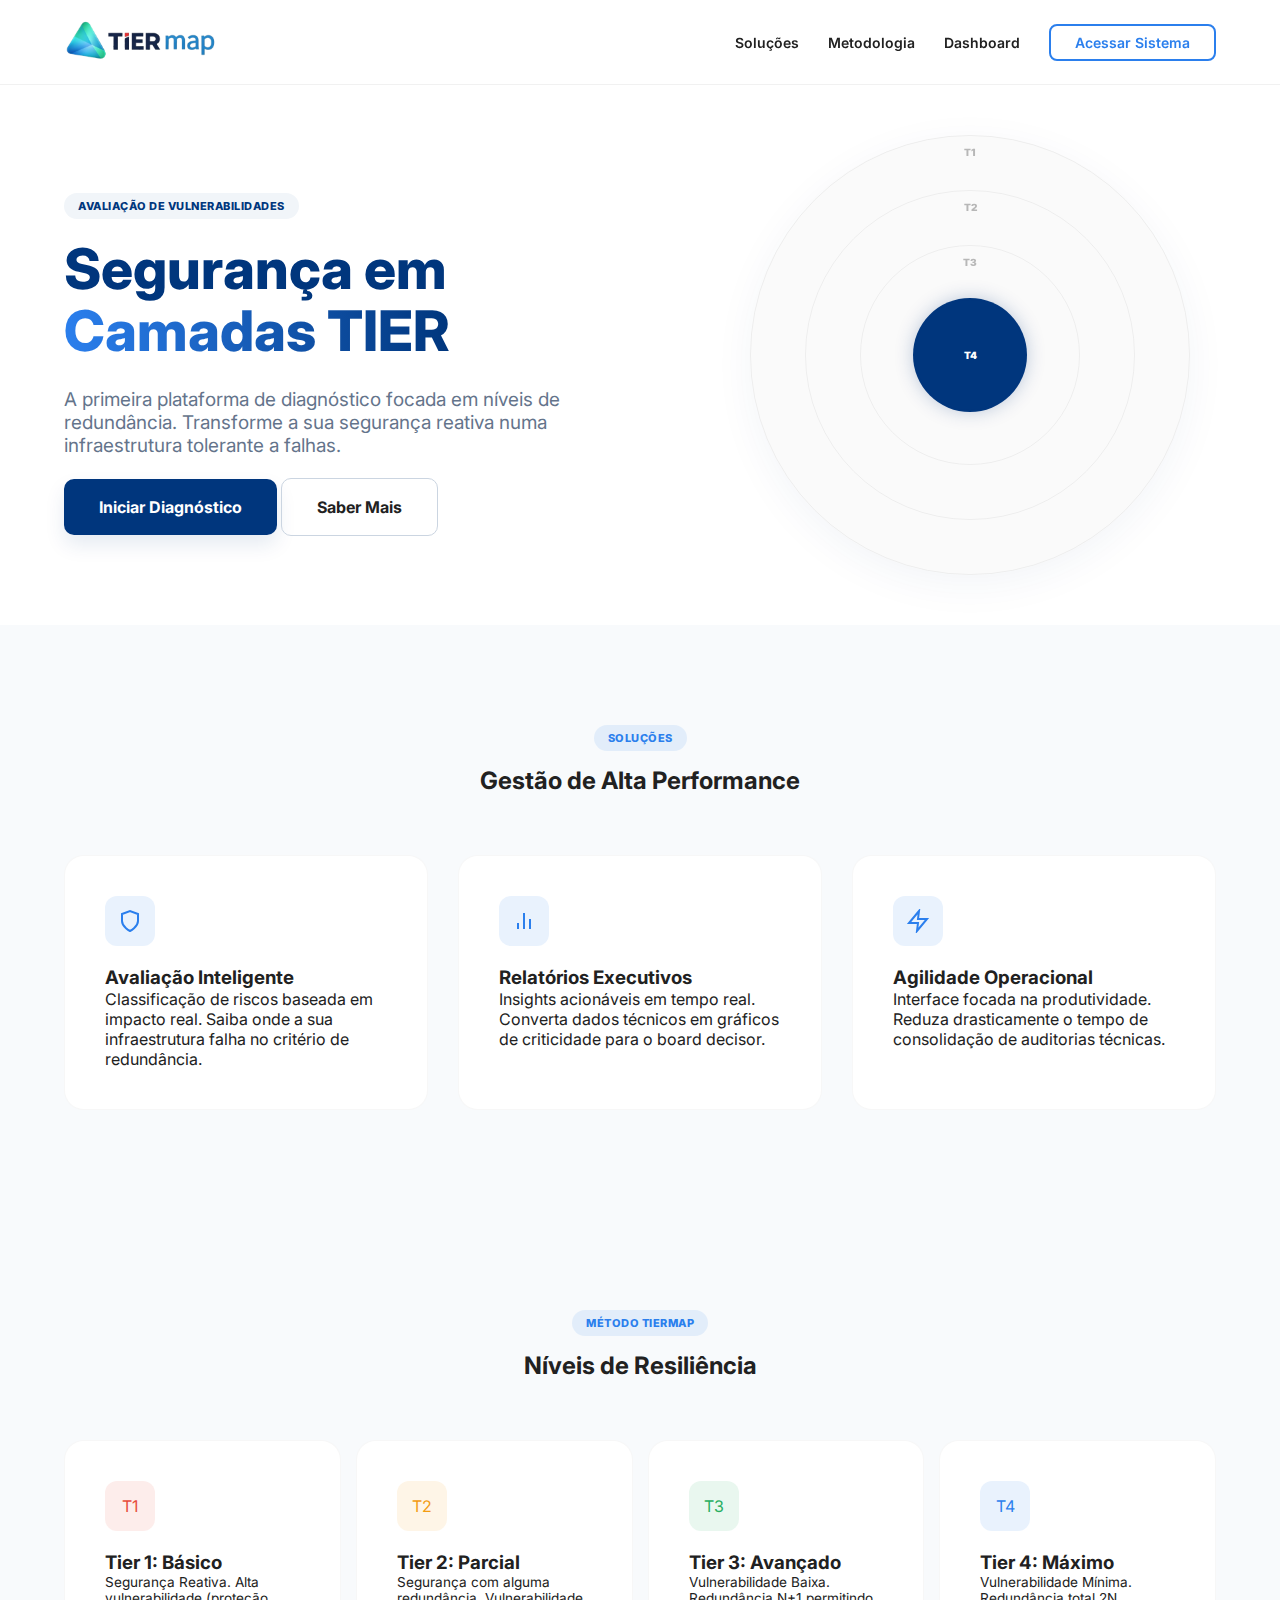
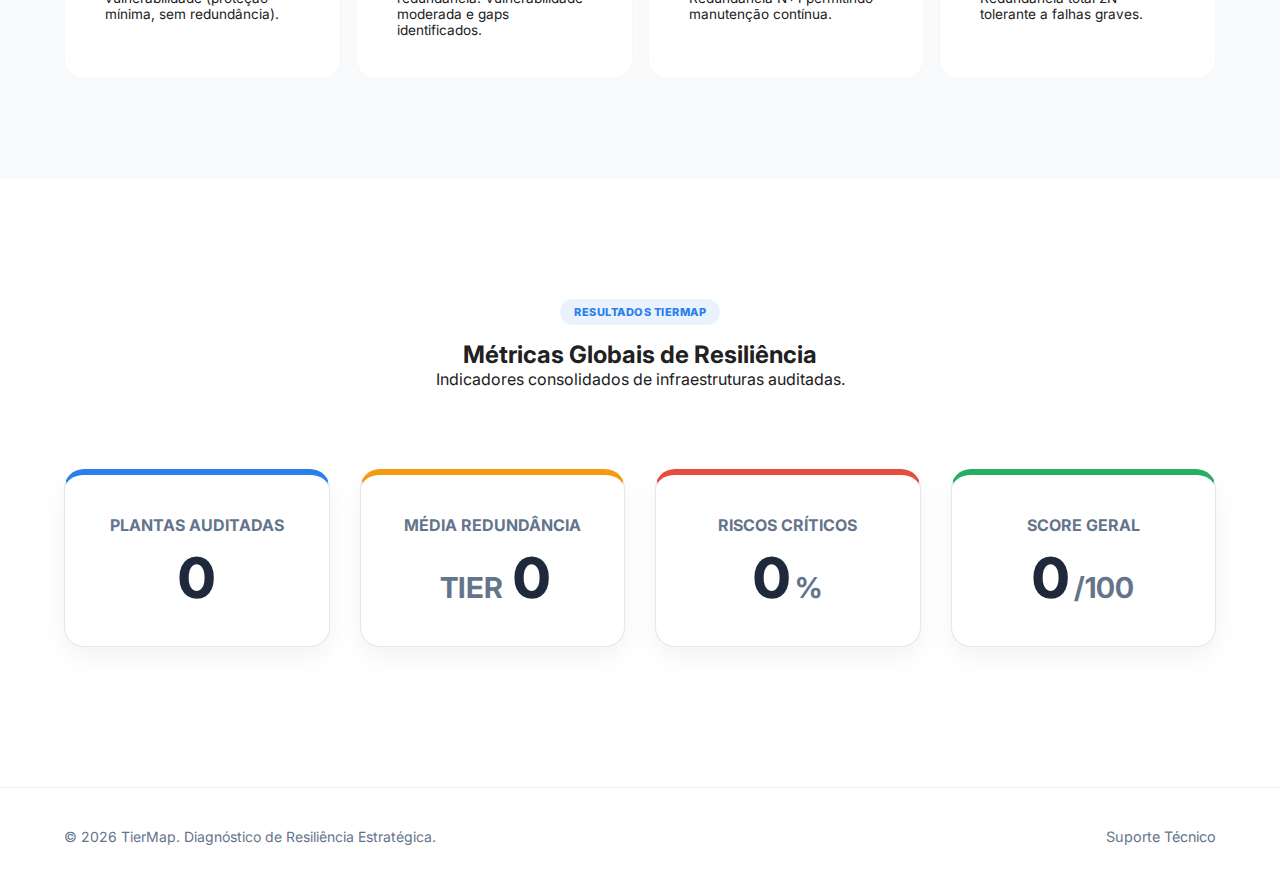
<file: index.html>
<!DOCTYPE html>
<html lang="pt-BR">
<head>
    <meta charset="UTF-8">
    <meta name="viewport" content="width=device-width, initial-scale=1.0">
    <title>TierMap | Gestão Estratégica de Segurança</title>
    <link href="https://fonts.googleapis.com/css2?family=Inter:wght@400;600;700;800&display=swap" rel="stylesheet">
    <link rel="stylesheet" href="style.css">
    <style>
        /* Estilos para animação dos contadores */
        .counter-value {
            font-size: 3.5rem; /* Aumentado */
            font-weight: 800;
            color: #1e293b;
            display: inline-block;
            line-height: 1;
        }
        .counter-symbol {
            font-size: 1.8rem;
            font-weight: 700;
            margin-left: 5px;
            color: #64748b;
        }
        .logo-container { text-decoration: none; }

        /* Grid específico para Metodologia (4 colunas) */
        .methodology-grid {
            display: grid;
            grid-template-columns: repeat(4, 1fr);
            gap: 15px;
        }

        /* Grid de KPIs no Dashboard - Agora com Cards Maiores */
        .kpi-large-grid {
            display: grid;
            grid-template-columns: repeat(auto-fit, minmax(200px, 1fr));
            gap: 30px;
            padding: 20px 0;
        }

        /* Estilo dos Cards de Dashboard */
        .card-kpi {
            background: #fff;
            padding: 40px 20px;
            border-radius: 20px;
            box-shadow: 0 10px 25px rgba(0,0,0,0.05);
            text-align: center;
            transition: transform 0.3s ease;
            border: 1px solid #e2e8f0;
        }
        .card-kpi:hover {
            transform: translateY(-5px);
        }

        @media (max-width: 1024px) {
            .methodology-grid { grid-template-columns: repeat(2, 1fr); }
        }
        @media (max-width: 600px) {
            .methodology-grid { grid-template-columns: 1fr; }
            .counter-value { font-size: 2.5rem; }
        }
    </style>
</head>
<body>
    <header class="navbar">
        <div class="container header-flex">
            <a href="#" class="logo-container">
                <img src="./logos/TierMap-removebg.png" class="logo-img" alt="TierMap">
            </a>
            <nav class="nav-links">
                <a href="#solucoes">Soluções</a>
                <a href="#metodologia">Metodologia</a>
                <a href="#dashboard">Dashboard</a>
                <a href="login.html" class="btn-login">Acessar Sistema</a>
            </nav>
        </div>
    </header>

    <main>
        <section class="hero">
            <div class="container hero-grid">
                <div class="hero-content">
                    <span class="badge" id="badgeTier">Avaliação de vulnerabilidades</span>
                    <h1>Segurança em <span class="text-gradient">Camadas TIER</span></h1>
                    <p>A primeira plataforma de diagnóstico focada em níveis de redundância. Transforme a sua segurança reativa numa infraestrutura tolerante a falhas.</p>
                    <div class="hero-btns">
                        <a href="login.html" class="btn-primary">Iniciar Diagnóstico</a>
                        <a href="#metodologia" class="btn-secondary">Saber Mais</a>
                    </div>
                </div>
                <div class="hero-visual">
                    <div class="tier-radar" id="mainRadar">
                        <div class="radar-scanner" id="scanner"></div>
                        <div class="radar-circle tier-4" id="t4"><span class="tier-label">T4</span></div>
                        <div class="radar-circle tier-3" id="t3"><span class="tier-label">T3</span></div>
                        <div class="radar-circle tier-2" id="t2"><span class="tier-label">T2</span></div>
                        <div class="radar-circle tier-1" id="t1"><span class="tier-label">T1</span></div>
                    </div>
                </div>
            </div>
        </section>

        <section id="solucoes" class="features-section" style="padding: 100px 0;">
            <div class="container">
                <div class="section-header">
                    <span class="badge" style="background: rgba(43, 127, 237, 0.1); color: #2b7fed; margin-bottom: 15px;">SOLUÇÕES</span>
                    <h2>Gestão de Alta Performance</h2>
                </div>
                <div class="features-grid">
                    <div class="card">
                        <div class="icon-wrapper" style="color: #2b7fed; background: rgba(43, 127, 237, 0.1);">
                            <svg viewBox="0 0 24 24" fill="none" stroke="currentColor" stroke-width="2" style="width: 24px;"><path d="M12 22s8-4 8-10V5l-8-3-8 3v7c0 6 8 10 8 10z"/></svg>
                        </div>
                        <h3>Avaliação Inteligente</h3>
                        <p>Classificação de riscos baseada em impacto real. Saiba onde a sua infraestrutura falha no critério de redundância.</p>
                    </div>
                    <div class="card">
                        <div class="icon-wrapper" style="color: #2b7fed; background: rgba(43, 127, 237, 0.1);">
                            <svg viewBox="0 0 24 24" fill="none" stroke="currentColor" stroke-width="2" style="width: 24px;"><line x1="18" y1="20" x2="18" y2="10"/><line x1="12" y1="20" x2="12" y2="4"/><line x1="6" y1="20" x2="6" y2="14"/></svg>
                        </div>
                        <h3>Relatórios Executivos</h3>
                        <p>Insights acionáveis em tempo real. Converta dados técnicos em gráficos de criticidade para o board decisor.</p>
                    </div>
                    <div class="card">
                        <div class="icon-wrapper" style="color: #2b7fed; background: rgba(43, 127, 237, 0.1);">
                            <svg viewBox="0 0 24 24" fill="none" stroke="currentColor" stroke-width="2" style="width: 24px;"><path d="M13 2L3 14h9l-1 8 10-12h-9l1-8z"/></svg>
                        </div>
                        <h3>Agilidade Operacional</h3>
                        <p>Interface focada na produtividade. Reduza drasticamente o tempo de consolidação de auditorias técnicas.</p>
                    </div>
                </div>
            </div>
        </section>

        <section id="metodologia" class="features-section" style="background-color: #f8fafc; padding: 100px 0;">
            <div class="container">
                <div class="section-header">
                    <span class="badge" style="background: rgba(43, 127, 237, 0.1); color: #2b7fed; margin-bottom: 15px;">MÉTODO TIERMAP</span>
                    <h2>Níveis de Resiliência</h2>
                </div>
                <div class="methodology-grid">
                    <div class="card">
                        <div class="icon-wrapper" style="color: #E74C3C; background: rgba(231, 76, 60, 0.1);">T1</div>
                        <h3>Tier 1: Básico</h3>
                        <p style="font-size: 0.85rem;">Segurança Reativa. Alta vulnerabilidade (proteção mínima, sem redundância).</p>
                    </div>
                    <div class="card">
                        <div class="icon-wrapper" style="color: #F39C12; background: rgba(243, 156, 18, 0.1);">T2</div>
                        <h3>Tier 2: Parcial</h3>
                        <p style="font-size: 0.85rem;">Segurança com alguma redundância. Vulnerabilidade moderada e gaps identificados.</p>
                    </div>
                    <div class="card">
                        <div class="icon-wrapper" style="color: #27AE60; background: rgba(39, 174, 96, 0.1);">T3</div>
                        <h3>Tier 3: Avançado</h3>
                        <p style="font-size: 0.85rem;">Vulnerabilidade Baixa. Redundância N+1 permitindo manutenção contínua.</p>
                    </div>
                    <div class="card">
                        <div class="icon-wrapper" style="color: #2B7FED; background: rgba(43, 127, 237, 0.1);">T4</div>
                        <h3>Tier 4: Máximo</h3>
                        <p style="font-size: 0.85rem;">Vulnerabilidade Mínima. Redundância total 2N tolerante a falhas graves.</p>
                    </div>
                </div>
            </div>
        </section>

        <section id="dashboard" class="features-section" style="padding: 120px 0; background: #fff;">
            <div class="container">
                <div class="section-header">
                    <span class="badge" style="background: rgba(43, 127, 237, 0.1); color: #2b7fed; margin-bottom: 15px;">RESULTADOS TIERMAP</span>
                    <h2>Métricas Globais de Resiliência</h2>
                    <p>Indicadores consolidados de infraestruturas auditadas.</p>
                </div>

                <div class="kpi-large-grid">
                    <div class="card-kpi" style="border-top: 6px solid #2b7fed;">
                        <div style="color: #64748b; font-size: 1rem; font-weight: 700; text-transform: uppercase; margin-bottom: 15px;">Plantas Auditadas</div>
                        <div class="counter-value" data-target="124">0</div>
                    </div>

                    <div class="card-kpi" style="border-top: 6px solid #F39C12;">
                        <div style="color: #64748b; font-size: 1rem; font-weight: 700; text-transform: uppercase; margin-bottom: 15px;">Média Redundância</div>
                        <div style="color: #F39C12; display: flex; justify-content: center; align-items: baseline;">
                            <span class="counter-symbol" style="margin-right: 10px;">TIER</span>
                            <span class="counter-value" data-target="2.4" data-decimals="1">0</span>
                        </div>
                    </div>

                    <div class="card-kpi" style="border-top: 6px solid #E74C3C;">
                        <div style="color: #64748b; font-size: 1rem; font-weight: 700; text-transform: uppercase; margin-bottom: 15px;">Riscos Críticos</div>
                        <div style="color: #E74C3C;">
                            <span class="counter-value" data-target="12">0</span><span class="counter-symbol">%</span>
                        </div>
                    </div>

                    <div class="card-kpi" style="border-top: 6px solid #27AE60;">
                        <div style="color: #64748b; font-size: 1rem; font-weight: 700; text-transform: uppercase; margin-bottom: 15px;">Score Geral</div>
                        <div style="color: #27AE60;">
                            <span class="counter-value" data-target="88">0</span><span class="counter-symbol">/100</span>
                        </div>
                    </div>
                </div>
            </div>
        </section>
    </main>

    <footer class="footer">
        <div class="container footer-flex">
            <p>&copy; 2026 TierMap. Diagnóstico de Resiliência Estratégica.</p>
            <a href="mailto:suporte@security9.com.br" style="color: #64748b; text-decoration: none; font-size: 0.9rem;">Suporte Técnico</a>
        </div>
    </footer>

    <script>
        // SCRIPT CONTADORES
        function animateCounters() {
            const counters = document.querySelectorAll('.counter-value');
            counters.forEach(counter => {
                const target = +counter.getAttribute('data-target');
                const decimals = counter.getAttribute('data-decimals') || 0;
                let count = 0;
                const duration = 2000; 
                const frameDuration = 1000 / 60;
                const totalFrames = Math.round(duration / frameDuration);
                const increment = target / totalFrames;

                const update = () => {
                    if(count < target) {
                        count += increment;
                        counter.innerText = count.toFixed(decimals).replace('.', ',');
                        requestAnimationFrame(update);
                    } else {
                        counter.innerText = target.toString().replace('.', ',');
                    }
                };
                update();
            });
        }

        const obs = new IntersectionObserver((entries) => {
            if(entries[0].isIntersecting) { animateCounters(); obs.disconnect(); }
        }, { threshold: 0.3 });
        obs.observe(document.getElementById('dashboard'));

        // RADAR UI
        const stages = [
            { tier: 'T1', color: '#E74C3C' }, { tier: 'T2', color: '#F39C12' },
            { tier: 'T3', color: '#27AE60' }, { tier: 'T4', color: '#2B7FED' }
        ];
        let currentIdx = 0;
        let step = 1;
        function updateRadar() {
            const data = stages[currentIdx];
            document.querySelectorAll('.radar-circle').forEach(c => c.style.borderColor = 'rgba(0,0,0,0.05)');
            const active = document.getElementById(data.tier.toLowerCase());
            if(active) active.style.borderColor = data.color;
            currentIdx += step;
            if (currentIdx === 3 || currentIdx === 0) step *= -1;
        }
        setInterval(updateRadar, 2000);
    </script>
</body>
</html>
</file>
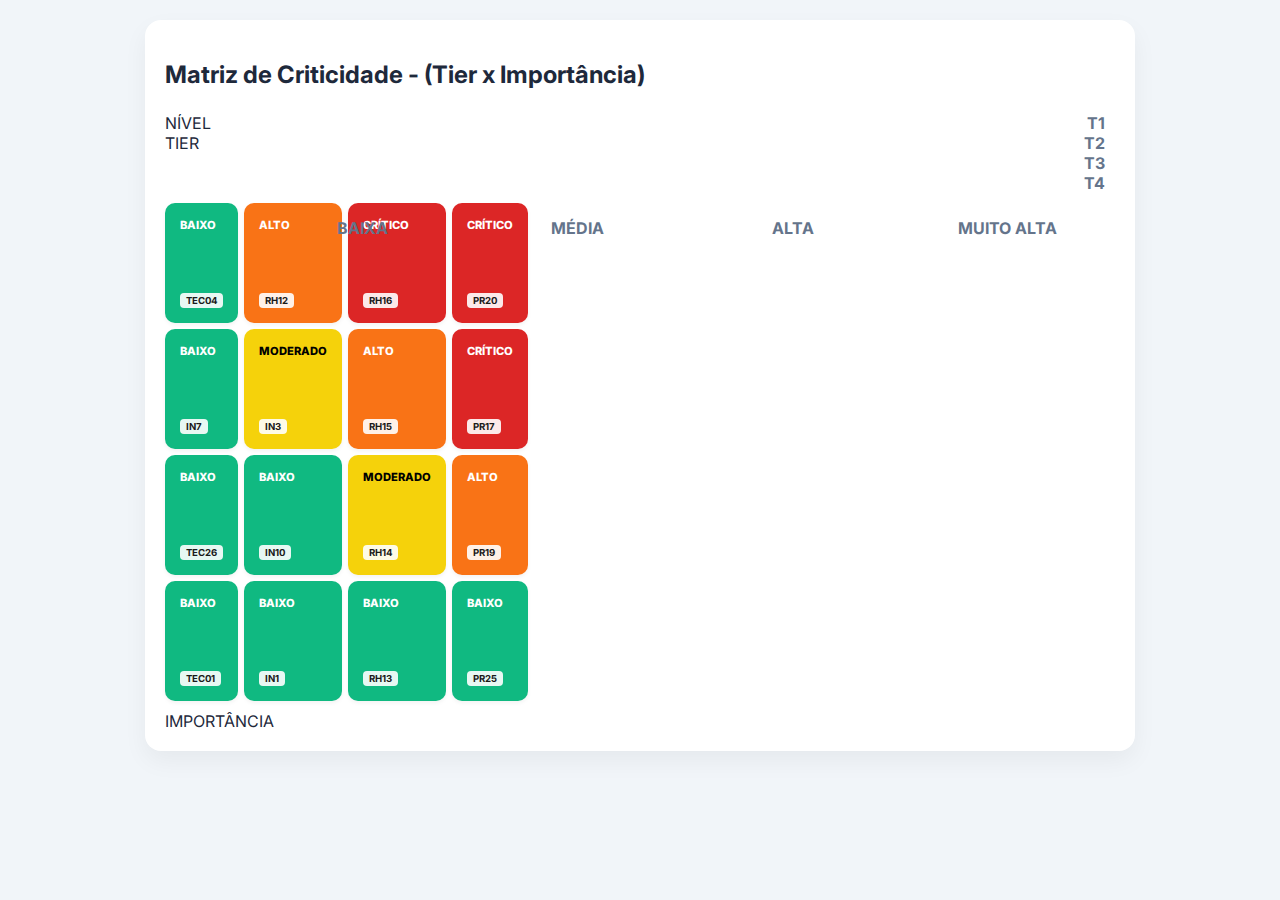
<file: modelo-matriz.html>
<!DOCTYPE html>
<html lang="pt-BR">
<head>
    <meta charset="UTF-8">
    <meta name="viewport" content="width=device-width, initial-scale=1.0">
    <title>Matriz de Criticidade ProRisk</title>
    <link rel="stylesheet" href="modelo-matrix.css">
    <link href="https://fonts.googleapis.com/css2?family=Inter:wght@400;700;800&display=swap" rel="stylesheet">
</head>
<body>

<div class="corporate-container">
    <div class="matrix-header">
        <h2>Matriz de Criticidade - (Tier x Importância)</h2>
    </div>
    
    <div class="matrix-wrapper">
        <div class="y-label-vertical">NÍVEL TIER</div>

        <div class="y-axis">
            <div>T1</div>
            <div>T2</div>
            <div>T3</div>
            <div>T4</div>
        </div>

        <div class="matrix-grid">
            <div class="cell status-baixo"><span class="risk-level">Baixo</span><div class="tag-group"><span class="tag">TEC04</span></div></div>
            <div class="cell status-alto"><span class="risk-level">Alto</span><div class="tag-group"><span class="tag">RH12</span></div></div>
            <div class="cell status-critico"><span class="risk-level">Crítico</span><div class="tag-group"><span class="tag">RH16</span></div></div>
            <div class="cell status-critico"><span class="risk-level">Crítico</span><div class="tag-group"><span class="tag">PR20</span></div></div>

            <div class="cell status-baixo"><span class="risk-level">Baixo</span><div class="tag-group"><span class="tag">IN7</span></div></div>
            <div class="cell status-moderado"><span class="risk-level">Moderado</span><div class="tag-group"><span class="tag">IN3</span></div></div>
            <div class="cell status-alto"><span class="risk-level">Alto</span><div class="tag-group"><span class="tag">RH15</span></div></div>
            <div class="cell status-critico"><span class="risk-level">Crítico</span><div class="tag-group"><span class="tag">PR17</span></div></div>

            <div class="cell status-baixo"><span class="risk-level">Baixo</span><div class="tag-group"><span class="tag">TEC26</span></div></div>
            <div class="cell status-baixo"><span class="risk-level">Baixo</span><div class="tag-group"><span class="tag">IN10</span></div></div>
            <div class="cell status-moderado"><span class="risk-level">Moderado</span><div class="tag-group"><span class="tag">RH14</span></div></div>
            <div class="cell status-alto"><span class="risk-level">Alto</span><div class="tag-group"><span class="tag">PR19</span></div></div>

            <div class="cell status-baixo"><span class="risk-level">Baixo</span><div class="tag-group"><span class="tag">TEC01</span></div></div>
            <div class="cell status-baixo"><span class="risk-level">Baixo</span><div class="tag-group"><span class="tag">IN1</span></div></div>
            <div class="cell status-baixo"><span class="risk-level">Baixo</span><div class="tag-group"><span class="tag">RH13</span></div></div>
            <div class="cell status-baixo"><span class="risk-level">Baixo</span><div class="tag-group"><span class="tag">PR25</span></div></div>
        </div>

        <div class="x-axis">
            <div>Baixa</div>
            <div>Média</div>
            <div>Alta</div>
            <div>Muito Alta</div>
        </div>

        <div class="x-label-horizontal">IMPORTÂNCIA</div>
    </div>
</div>

</body>
</html>
</file>
<file: style.css>
:root {
    --primary: #2B7FED;
    --primary-dark: #00367D;
    --text-main: #212121;
    --text-light: #64748b;
    --bg-light: #F8FAFC;
    --white: #FFFFFF;
    --transition: all 0.4s cubic-bezier(0.4, 0, 0.2, 1);
}

* { margin: 0; padding: 0; box-sizing: border-box; }
body { font-family: 'Inter', sans-serif; background: var(--white); color: var(--text-main); scroll-behavior: smooth; }

.container { max-width: 1200px; margin: 0 auto; padding: 0 24px; }

.text-gradient {
    background: linear-gradient(90deg, var(--primary), var(--primary-dark));
    -webkit-background-clip: text;
    background-clip: text;
    -webkit-text-fill-color: transparent;
    color: var(--primary);
}

/* Navbar */
.navbar { padding: 20px 0; background: rgba(255,255,255,0.9); backdrop-filter: blur(10px); position: sticky; top: 0; z-index: 1000; border-bottom: 1px solid #f1f1f1; }
.header-flex { display: flex; justify-content: space-between; align-items: center; }
.logo-img { height: 40px; }
.nav-links a { text-decoration: none; color: var(--text-main); margin-left: 25px; font-weight: 600; font-size: 14px; transition: var(--transition); }
.nav-links a:hover { color: var(--primary); }
.btn-login { border: 2px solid var(--primary); padding: 8px 24px; border-radius: 8px; color: var(--primary) !important; transition: var(--transition); }
.btn-login:hover { background: var(--primary); color: white !important; }

/* Hero Section */
.hero { padding: 50px 0; }
.hero-grid { display: grid; grid-template-columns: 1.1fr 0.9fr; gap: 60px; align-items: center; }
.badge { background: #f1f5f9; color: var(--primary-dark); padding: 6px 14px; border-radius: 20px; font-size: 11px; font-weight: 800; text-transform: uppercase; margin-bottom: 20px; display: inline-block; letter-spacing: 0.5px; }
.hero h1 { font-size: 56px; font-weight: 800; line-height: 1.1; margin-bottom: 25px; color: var(--primary-dark); }
.hero p { font-size: 19px; color: var(--text-light); margin-bottom: 40px; }

.btn-primary { background: var(--primary-dark); color: white; padding: 18px 35px; border-radius: 10px; text-decoration: none; font-weight: 700; transition: var(--transition); box-shadow: 0 10px 20px rgba(0,54,125,0.1); }
.btn-secondary { border: 1px solid #cbd5e1; color: var(--text-main); padding: 18px 35px; border-radius: 10px; text-decoration: none; font-weight: 700; }

/* Radar */
.hero-visual { position: relative; display: flex; justify-content: center; align-items: center; }
.tier-radar { 
    width: 440px; height: 440px; background: #fafafa; border-radius: 50%; 
    position: relative; display: flex; align-items: center; justify-content: center; 
    box-shadow: 0 10px 40px rgba(0, 54, 125, 0.05); overflow: visible; 
}
.radar-circle { position: absolute; border-radius: 50%; border: 1px solid rgba(0,0,0,0.05); transition: var(--transition); display: flex; justify-content: center; padding-top: 10px; }
.tier-1 { width: 100%; height: 100%; }
.tier-2 { width: 75%; height: 75%; }
.tier-3 { width: 50%; height: 50%; }

/* T4 sem vãos - Sombra selada */
.tier-4 { 
    width: 25%; height: 25%; background: var(--primary-dark); color: white; 
    align-items: center; padding-top: 0; border: none !important; z-index: 5;
    box-shadow: 0 0 0 2px var(--primary-dark), 0 0 20px rgba(0, 54, 125, 0.3);
}
.tier-label { font-size: 10px; font-weight: 900; opacity: 0.3; }
.tier-4 .tier-label { opacity: 1; }

.radar-scanner { position: absolute; top: 50%; left: 50%; width: 50%; height: 50%; transform-origin: top left; animation: rotate 7s linear infinite; z-index: 1; border-radius: 100% 0 0 0; }
@keyframes rotate { from { transform: rotate(0deg); } to { transform: rotate(360deg); } }

.floating-stats { position: absolute; bottom: 30px; right: -20px; background: white; padding: 25px; border-radius: 15px; box-shadow: 0 20px 40px rgba(0,0,0,0.1); border-left: 6px solid var(--primary); min-width: 240px; z-index: 10; }

/* Features Section (🛡️ 📊 ⚡ removidos por ícones SVG) */
.features-section { padding: 100px 0; background: var(--bg-light); }
.section-header { text-align: center; margin-bottom: 60px; }
.features-grid { display: grid; grid-template-columns: repeat(3, 1fr); gap: 30px; }

.card { background: white; padding: 40px; border-radius: 20px; border: 1px solid rgba(0,0,0,0.03); transition: var(--transition); }
.card:hover { transform: translateY(-10px); box-shadow: 0 20px 40px rgba(0,0,0,0.05); border-color: var(--primary); }

.icon-wrapper {
    width: 50px; height: 50px; background: rgba(43, 127, 237, 0.08); 
    border-radius: 12px; display: flex; align-items: center; justify-content: center; 
    margin-bottom: 20px; color: var(--primary); transition: var(--transition);
}
.icon-wrapper svg { width: 24px; height: 24px; }
.card:hover .icon-wrapper { background: var(--primary); color: white; }

/* UI Mockup */
.ui-mockup { background: white; border-radius: 12px; overflow: hidden; box-shadow: 0 30px 60px rgba(0,0,0,0.1); border: 1px solid #e2e8f0; }
.ui-head { background: #f8fafc; padding: 10px; display: flex; gap: 5px; border-bottom: 1px solid #e2e8f0; }
.ui-head .dot { width: 7px; height: 7px; border-radius: 50%; background: #cbd5e1; }
.ui-body { display: flex; height: 220px; }
.side-bar { width: 40px; background: #f1f5f9; }
.content-area { flex: 1; padding: 20px; }
.data-bar { height: 8px; background: #f1f5f9; border-radius: 4px; margin-bottom: 15px; }

/* Info Section */
.info-section { padding: 100px 0; }
.info-grid { display: grid; grid-template-columns: 1fr 1fr; gap: 80px; align-items: center; }
.tier-list { list-style: none; margin-top: 30px; }
.tier-list li { margin-bottom: 15px; padding-left: 25px; position: relative; color: var(--text-light); }
.tier-list li::before { content: "✓"; position: absolute; left: 0; color: var(--primary); font-weight: 900; }

/* Rodapé Ajustado */
.footer { padding: 40px 0; border-top: 1px solid #eeeeee; background: #fff; }
.footer-flex { display: flex; justify-content: space-between; align-items: center; color: var(--text-light); font-size: 14px; }
.footer-links { display: flex; gap: 20px; }
.footer-links a { text-decoration: none; color: var(--text-light); transition: var(--transition); }
.footer-links a:hover { color: var(--primary); }

@media (max-width: 992px) {
    .hero-grid, .info-grid { grid-template-columns: 1fr; text-align: center; }
    .hero-btns { justify-content: center; }
    .features-grid { grid-template-columns: 1fr; }
    .footer-flex { flex-direction: column; gap: 20px; }
}
</file>
<file: modelo-matrix.css>
/* matrix.css */
:root {
    --primary-dark: #1e293b;
    --bg-page: #f1f5f9; /* Mesma cor do body para o vão parecer vazio */
    
    /* AS QUATRO CORES BASE */
    --color-baixo: #10b981;    
    --color-moderado: #f5d20b; 
    --color-alto: #f97316;     
    --color-critico: #dc2626;  
}

body {
    background-color: var(--bg-page);
    font-family: 'Inter', sans-serif;
    color: var(--primary-dark);
    display: flex;
    justify-content: center;
    padding: 20px;
    margin: 0;
}

.corporate-container {
    background: #ffffff;
    padding: 20px;
    border-radius: 16px; /* Container externo arredondado */
    box-shadow: 0 10px 25px rgba(0, 0, 0, 0.05);
    width: 100%;
    max-width: 950px; /* Limite de largura para manter a estética */
}

.matrix-header {
    margin-bottom: 24px;
    text-align: left;
}

.matrix-wrapper {
    display: grid;
    grid-template-columns: 80px 1fr; /* Eixo Y (Tier) fixo e Grade flexível */
    gap: 10px;
}

/* EIXO Y - TIER */
.y-axis {
    display: grid;
    grid-template-rows: repeat(4, 1fr);
    align-items: center;
    text-align: right;
    padding-right: 10px;
    font-size: 1rem;
    font-weight: 700;
    color: #64748b;
    text-transform: uppercase;
}

/* GRADE DA MATRIZ */
.matrix-grid {
    display: grid;
    grid-template-columns: repeat(4, 1fr);
    grid-template-rows: repeat(4, 120px);
    gap: 6px; /* ESPAÇO ENTRE OS BLOCOS SEM COR */
}

.cell {
    padding: 15px;
    display: flex;
    flex-direction: column;
    justify-content: space-between;
    border-radius: 10px; /* BORDAS DAS CÉLULAS ARREDONDADAS */
    transition: transform 0.2s ease;
    box-shadow: 0 2px 4px rgba(0,0,0,0.05);
}

.cell:hover {
    transform: translateY(-2px);
}

.risk-level {
    font-size: 0.7rem;
    font-weight: 800;
    text-transform: uppercase;
}

.tag-group {
    display: flex;
    flex-wrap: wrap;
    gap: 4px;
}

.tag {
    background: rgba(255, 255, 255, 0.9);
    color: #1a1a1a;
    padding: 2px 6px;
    font-size: 0.6rem;
    font-weight: 700;
    border-radius: 4px;
}

/* EIXO X - CRITICIDADE */
.x-axis {
    grid-column: 2;
    display: grid;
    grid-template-columns: repeat(4, 1fr);
    text-align: center;
    padding-top: 15px;
    font-size: 1rem;
    font-weight: 700;
    color: #64748b;
    text-transform: uppercase;
}

/* CORES DAS CÉLULAS */
.status-baixo { background-color: var(--color-baixo); color: white; }
.status-moderado { background-color: var(--color-moderado); color: black; }
.status-alto { background-color: var(--color-alto); color: white; }
.status-critico { background-color: var(--color-critico); color: white; }

/* RESPONSIVIDADE PARA TELAS PEQUENAS */
@media (max-width: 600px) {
    .matrix-grid {
        grid-template-rows: repeat(4, 90px);
        gap: 8px;
    }
    .matrix-wrapper {
        grid-template-columns: 50px 1fr;
    }
    .risk-level { font-size: 0.6rem; }
}
</file>
